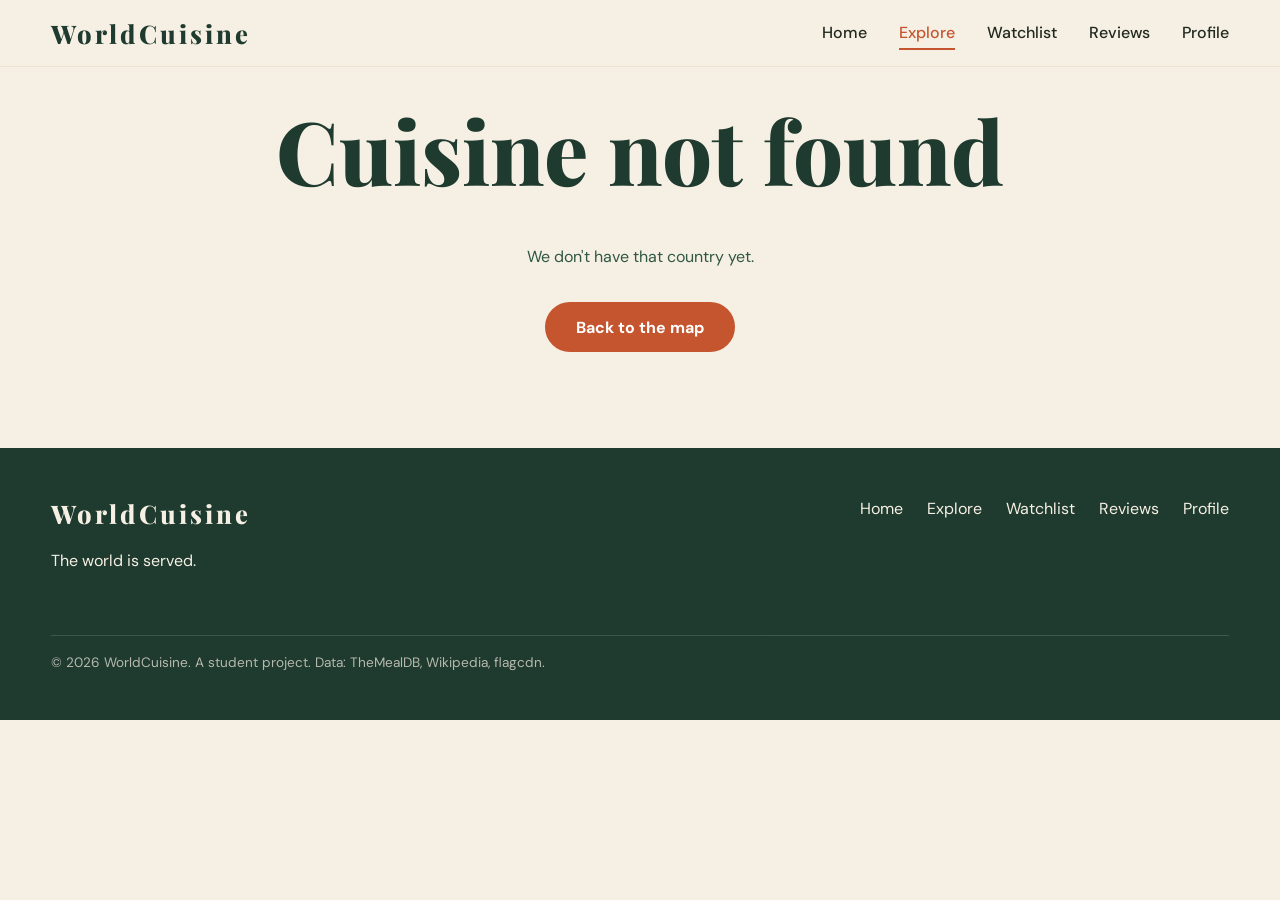
<file: country.html>
<!DOCTYPE html>
<html lang="en">
<head>
  <meta charset="UTF-8">
  <meta name="viewport" content="width=device-width, initial-scale=1">
  <title>Cuisine — WorldCuisine</title>
  <link rel="preconnect" href="https://fonts.googleapis.com">
  <link rel="preconnect" href="https://fonts.gstatic.com" crossorigin>
  <link href="https://fonts.googleapis.com/css2?family=DM+Sans:wght@400;500;700&family=Playfair+Display:ital,wght@0,600;0,800;1,600&display=swap" rel="stylesheet">
  <link rel="stylesheet" href="css/style.css">
  <link rel="stylesheet" href="css/country.css">
</head>
<body data-page="country">
  <a class="skip-link" href="#main">Skip to content</a>
  <header id="site-header" class="site-header"></header>

  <!-- country.js fills #country-content using the URL: country.html?c=italy -->
  <main id="main">
    <div id="country-content"><p class="state container">Loading cuisine…</p></div>
  </main>

  <footer id="site-footer" class="site-footer"></footer>
  <script type="module" src="js/main.js"></script>
  <script type="module" src="js/country.js"></script>
</body>
</html>
</file>
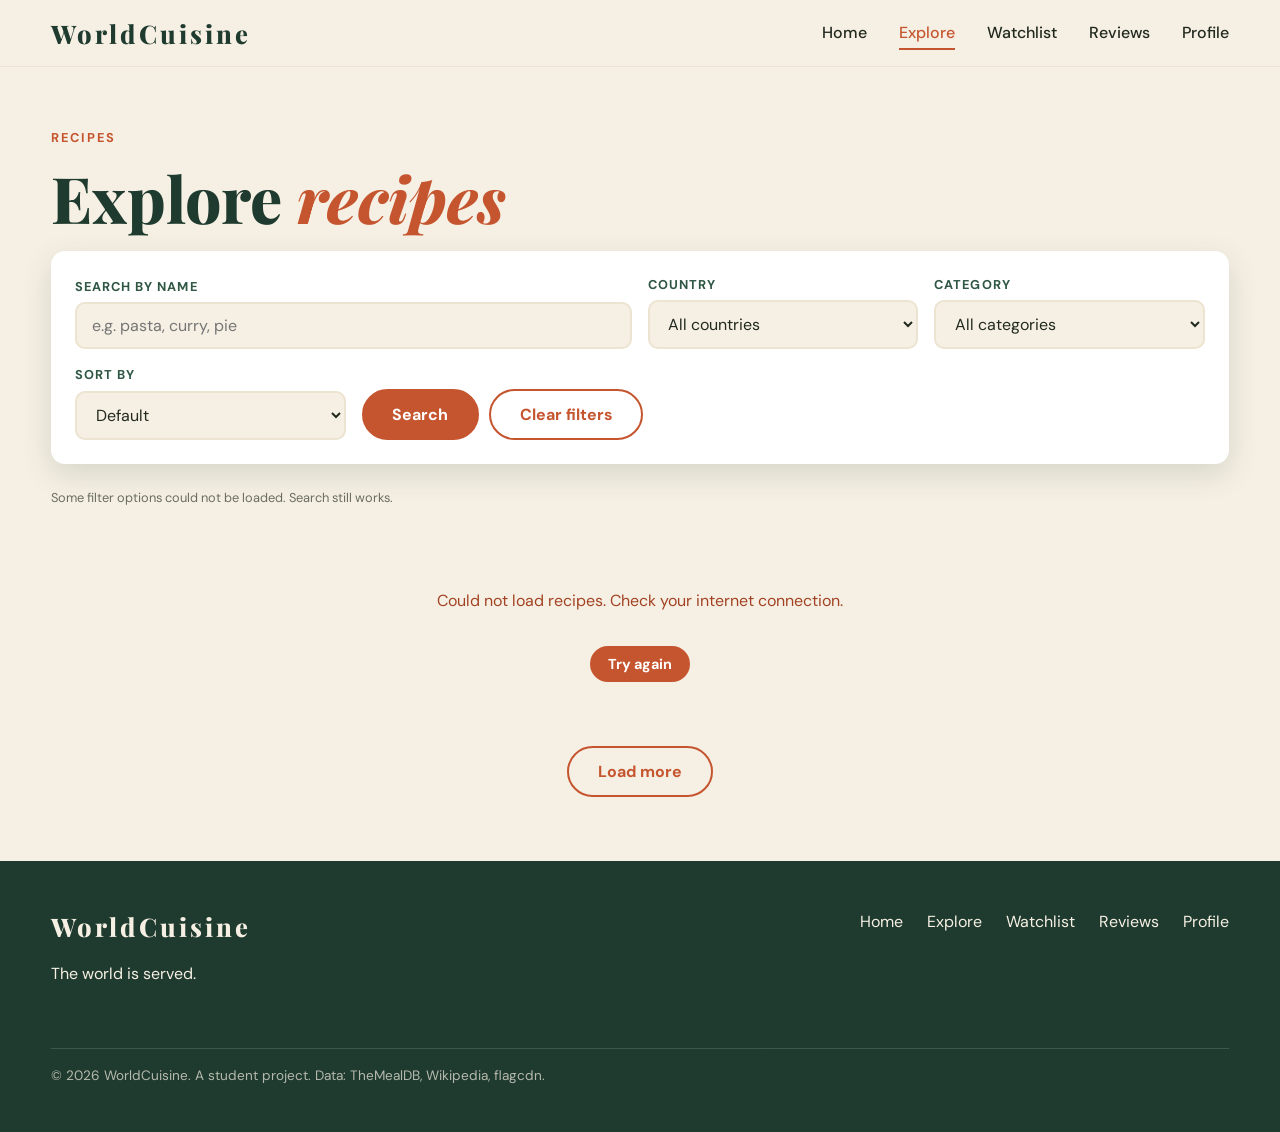
<file: explore.html>
<!DOCTYPE html>
<html lang="en">
<head>
  <meta charset="UTF-8">
  <meta name="viewport" content="width=device-width, initial-scale=1">
  <title>Explore recipes — WorldCuisine</title>
  <link rel="preconnect" href="https://fonts.googleapis.com">
  <link rel="preconnect" href="https://fonts.gstatic.com" crossorigin>
  <link href="https://fonts.googleapis.com/css2?family=DM+Sans:wght@400;500;700&family=Playfair+Display:ital,wght@0,600;0,800;1,600&display=swap" rel="stylesheet">
  <link rel="stylesheet" href="css/style.css">
  <link rel="stylesheet" href="css/explore.css">
</head>
<body data-page="explore">
  <a class="skip-link" href="#main">Skip to content</a>
  <header id="site-header" class="site-header"></header>

  <main id="main">
    <section class="explore-head container">
      <p class="eyebrow">Recipes</p>
      <h1>Explore <em>recipes</em></h1>
    </section>

    <section class="container">
      <form id="filter-form" class="filter-form" role="search">
        <div class="form-field field-wide">
          <label for="search-input">Search by name</label>
          <input id="search-input" name="q" type="search" placeholder="e.g. pasta, curry, pie">
        </div>
        <div class="form-field">
          <label for="area-select">Country</label>
          <select id="area-select" name="area"><option value="">All countries</option></select>
        </div>
        <div class="form-field">
          <label for="category-select">Category</label>
          <select id="category-select" name="category"><option value="">All categories</option></select>
        </div>
        <div class="form-field">
          <label for="sort-select">Sort by</label>
          <select id="sort-select" name="sort">
            <option value="default">Default</option>
            <option value="name-asc">Name A–Z</option>
            <option value="name-desc">Name Z–A</option>
            <option value="rating">Highest rated</option>
          </select>
        </div>
        <div class="form-buttons">
          <button class="btn" type="submit">Search</button>
          <button id="clear-btn" class="btn btn-outline" type="button">Clear filters</button>
        </div>
      </form>

      <p id="filter-note" class="source-note" hidden></p>
      <h2 id="results-title" class="results-title" aria-live="polite"></h2>
      <div id="status" aria-live="polite"></div>
      <div id="recipe-grid" class="card-grid"></div>
      <div class="load-more-box"><button id="load-more" class="btn btn-outline" type="button" hidden>Load more</button></div>
    </section>
  </main>

  <footer id="site-footer" class="site-footer"></footer>
  <script type="module" src="js/main.js"></script>
  <script type="module" src="js/explore.js"></script>
</body>
</html>
</file>
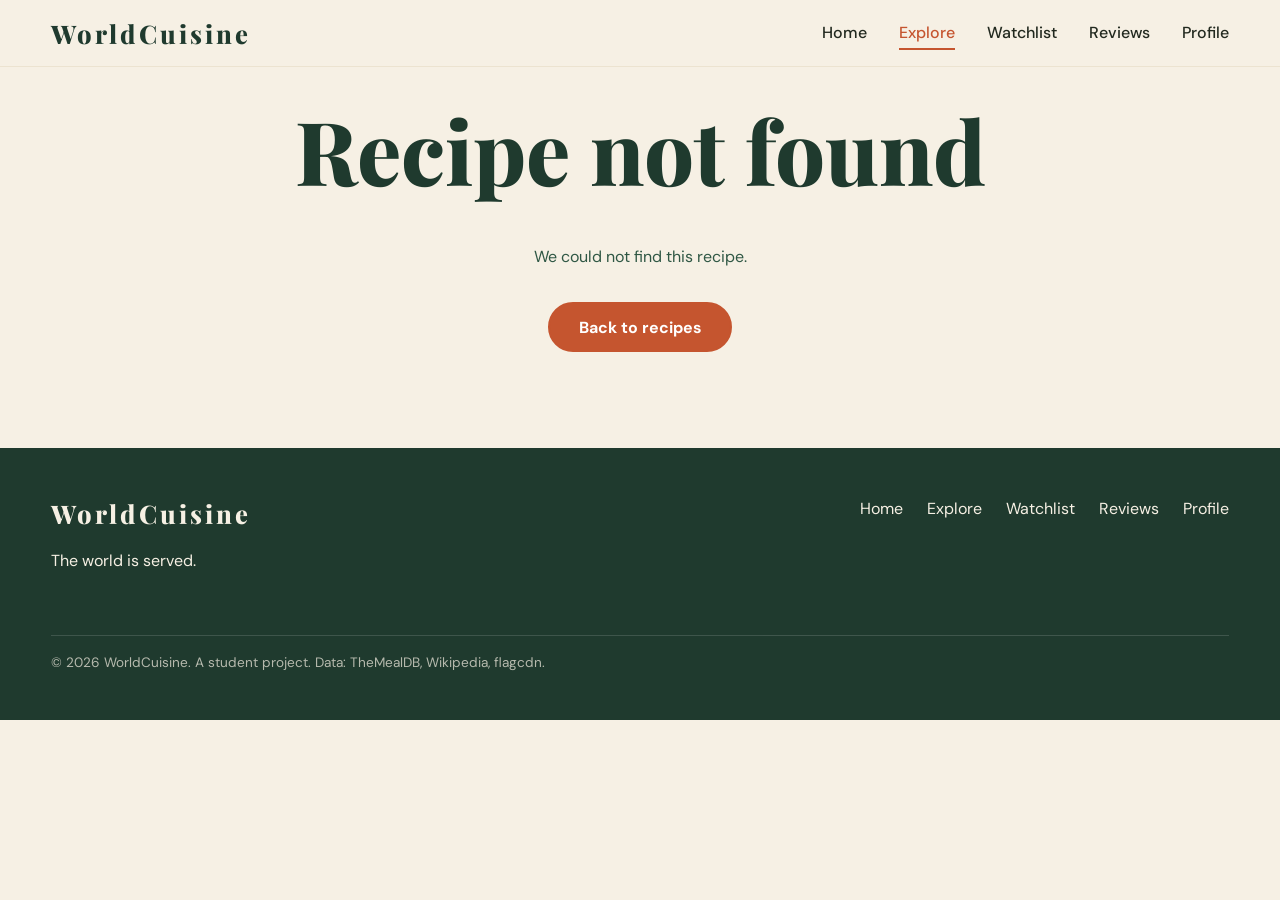
<file: recipe.html>
<!DOCTYPE html>
<html lang="en">
<head>
  <meta charset="UTF-8">
  <meta name="viewport" content="width=device-width, initial-scale=1">
  <title>Recipe — WorldCuisine</title>
  <link rel="preconnect" href="https://fonts.googleapis.com">
  <link rel="preconnect" href="https://fonts.gstatic.com" crossorigin>
  <link href="https://fonts.googleapis.com/css2?family=DM+Sans:wght@400;500;700&family=Playfair+Display:ital,wght@0,600;0,800;1,600&display=swap" rel="stylesheet">
  <link rel="stylesheet" href="css/style.css">
  <link rel="stylesheet" href="css/recipe.css">
  <link rel="stylesheet" href="css/user.css">
</head>
<body data-page="explore">
  <a class="skip-link" href="#main">Skip to content</a>
  <header id="site-header" class="site-header"></header>

  <!-- recipe.js fills this using the URL: recipe.html?id=52772 -->
  <main id="main" class="container">
    <div id="recipe-content" aria-live="polite"></div>
  </main>

  <footer id="site-footer" class="site-footer"></footer>
  <script type="module" src="js/main.js"></script>
  <script type="module" src="js/recipe.js"></script>
</body>
</html>
</file>
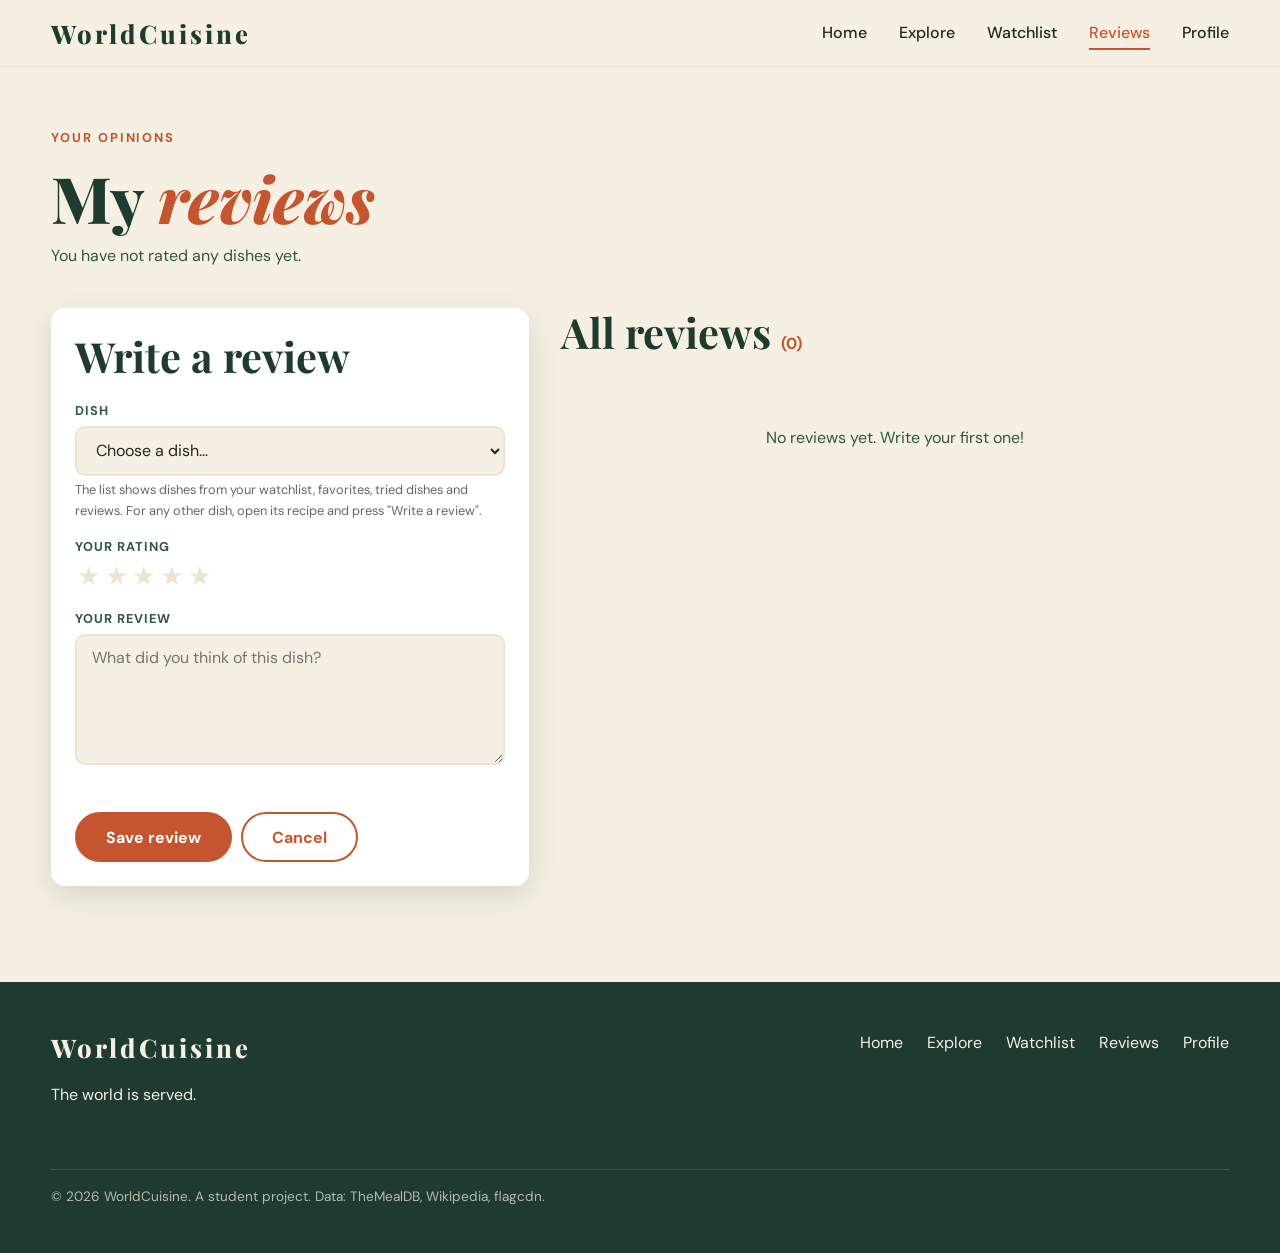
<file: reviews.html>
<!DOCTYPE html>
<html lang="en">
<head>
  <meta charset="UTF-8">
  <meta name="viewport" content="width=device-width, initial-scale=1">
  <title>Reviews — WorldCuisine</title>
  <link rel="preconnect" href="https://fonts.googleapis.com">
  <link rel="preconnect" href="https://fonts.gstatic.com" crossorigin>
  <link href="https://fonts.googleapis.com/css2?family=DM+Sans:wght@400;500;700&family=Playfair+Display:ital,wght@0,600;0,800;1,600&display=swap" rel="stylesheet">
  <link rel="stylesheet" href="css/style.css">
  <link rel="stylesheet" href="css/user.css">
</head>
<body data-page="reviews">
  <a class="skip-link" href="#main">Skip to content</a>
  <header id="site-header" class="site-header"></header>

  <main id="main" class="container">
    <section class="page-head">
      <p class="eyebrow">Your opinions</p>
      <h1>My <em>reviews</em></h1>
      <p id="reviews-summary" class="summary"></p>
    </section>

    <section class="user-section review-layout">
      <form id="review-form" class="panel" novalidate>
        <h2 id="form-title">Write a review</h2>
        <div class="form-field">
          <label for="review-dish">Dish</label>
          <select id="review-dish" required><option value="">Choose a dish…</option></select>
          <p class="hint">The list shows dishes from your watchlist, favorites, tried dishes and reviews. For any other dish, open its recipe and press "Write a review".</p>
        </div>
        <div class="form-field">
          <span id="rating-label" class="label">Your rating</span>
          <div id="review-stars"></div>
        </div>
        <div class="form-field">
          <label for="review-text">Your review</label>
          <textarea id="review-text" rows="5" maxlength="1000" placeholder="What did you think of this dish?"></textarea>
        </div>
        <div id="form-errors" class="form-errors" role="alert"></div>
        <div id="form-message" class="form-message" role="status"></div>
        <div class="form-buttons">
          <button id="save-btn" class="btn" type="submit">Save review</button>
          <button id="cancel-btn" class="btn btn-outline" type="button" hidden>Cancel</button>
        </div>
      </form>

      <div>
        <h2>All reviews <span id="review-count" class="count"></span></h2>
        <div id="review-list" class="review-list"></div>
      </div>
    </section>
  </main>

  <footer id="site-footer" class="site-footer"></footer>
  <script type="module" src="js/main.js"></script>
  <script type="module" src="js/reviews.js"></script>
</body>
</html>
</file>
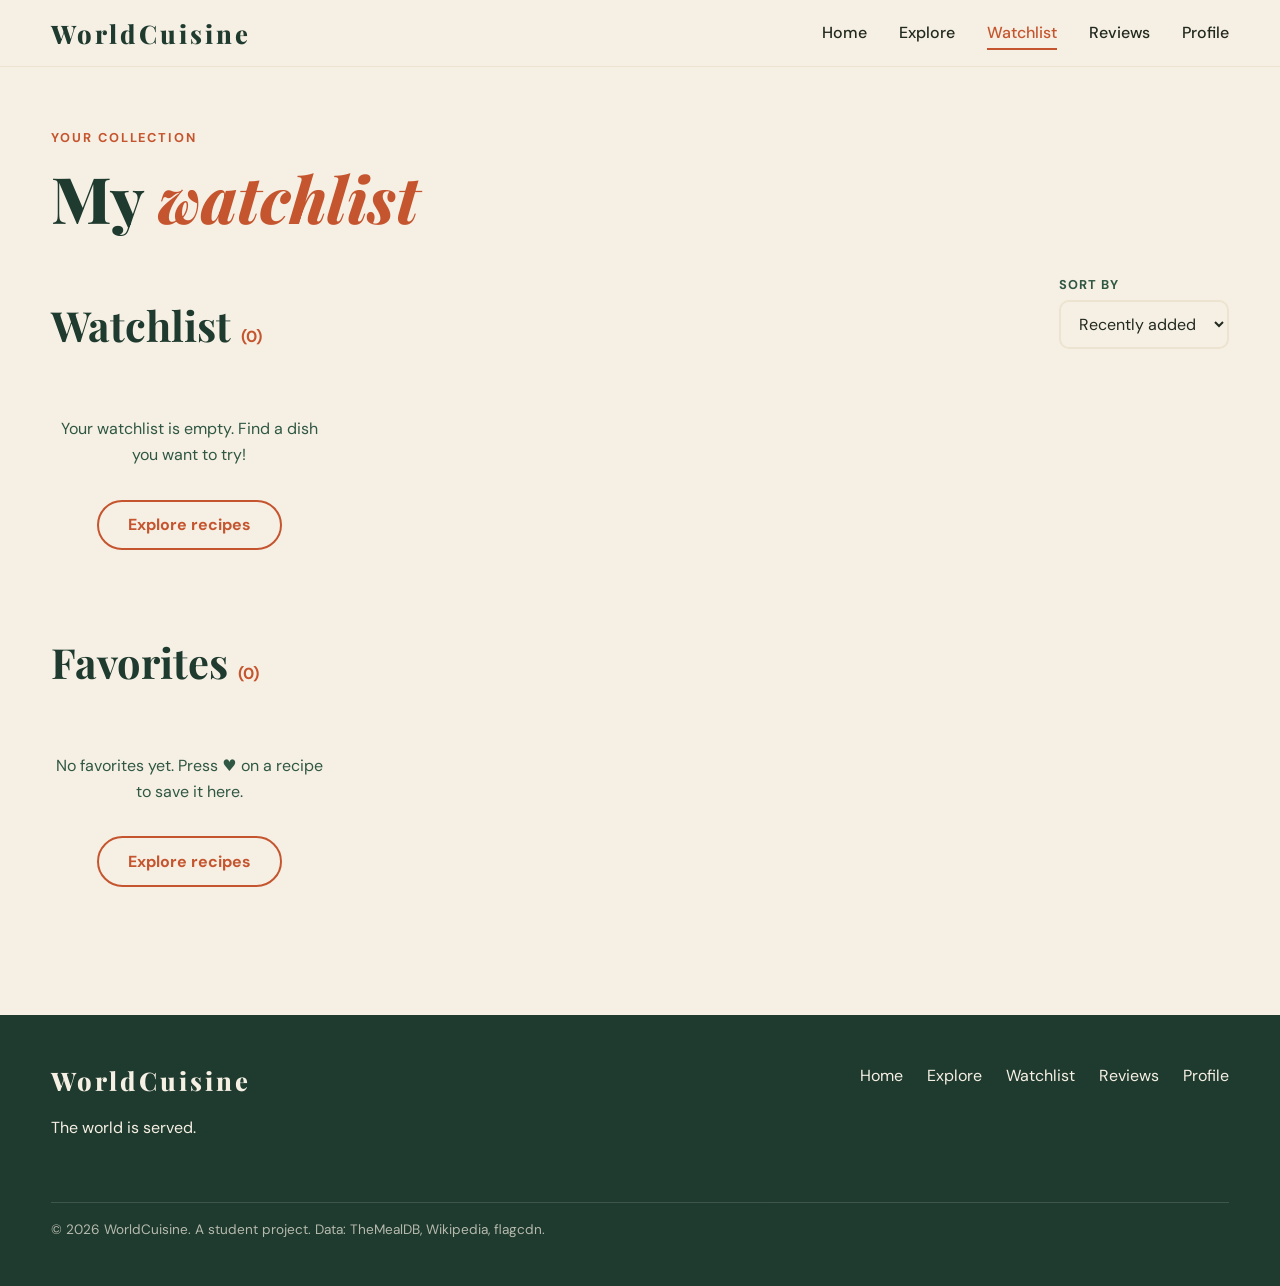
<file: watchlist.html>
<!DOCTYPE html>
<html lang="en">
<head>
  <meta charset="UTF-8">
  <meta name="viewport" content="width=device-width, initial-scale=1">
  <title>My Watchlist — WorldCuisine</title>
  <link rel="preconnect" href="https://fonts.googleapis.com">
  <link rel="preconnect" href="https://fonts.gstatic.com" crossorigin>
  <link href="https://fonts.googleapis.com/css2?family=DM+Sans:wght@400;500;700&family=Playfair+Display:ital,wght@0,600;0,800;1,600&display=swap" rel="stylesheet">
  <link rel="stylesheet" href="css/style.css">
  <link rel="stylesheet" href="css/user.css">
</head>
<body data-page="watchlist">
  <a class="skip-link" href="#main">Skip to content</a>
  <header id="site-header" class="site-header"></header>

  <main id="main" class="container">
    <section class="page-head">
      <p class="eyebrow">Your collection</p>
      <h1>My <em>watchlist</em></h1>
    </section>

    <section class="user-section" aria-labelledby="wl-title">
      <div class="section-bar">
        <h2 id="wl-title">Watchlist <span id="wl-count" class="count"></span></h2>
        <div class="form-field inline">
          <label for="wl-sort">Sort by</label>
          <select id="wl-sort">
            <option value="newest">Recently added</option>
            <option value="oldest">Oldest first</option>
            <option value="name-asc">Name A–Z</option>
            <option value="name-desc">Name Z–A</option>
            <option value="not-tried">Not tried first</option>
            <option value="rating">Highest rated</option>
          </select>
        </div>
      </div>
      <div id="watchlist-grid" class="card-grid"></div>
    </section>

    <section class="user-section" aria-labelledby="fav-title">
      <div class="section-bar"><h2 id="fav-title">Favorites <span id="fav-count" class="count"></span></h2></div>
      <div id="favorites-grid" class="card-grid"></div>
    </section>
  </main>

  <footer id="site-footer" class="site-footer"></footer>
  <script type="module" src="js/main.js"></script>
  <script type="module" src="js/watchlist.js"></script>
</body>
</html>
</file>
<file: css/style.css>
/* ===== WorldCuisine design system (shared by all pages) ===== */
:root {
  --cream: #f6f0e4;
  --cream-dark: #ece3d0;
  --green: #1f3a2e;
  --green-light: #2f5744;
  --terracotta: #c5552f;
  --terracotta-dark: #a24223;
  --text: #22291f;
  --radius: 14px;
  --shadow: 0 10px 30px rgba(31, 58, 46, 0.15);
  --font-head: "Playfair Display", Georgia, serif;
  --font-body: "DM Sans", system-ui, sans-serif;
}

*, *::before, *::after { box-sizing: border-box; }
html { scroll-behavior: smooth; }
body {
  margin: 0;
  font-family: var(--font-body);
  background: var(--cream);
  color: var(--text);
  line-height: 1.6;
}
img { max-width: 100%; display: block; }
a { color: inherit; }
h1, h2, h3, h4 { overflow-wrap: break-word; }
h1, h2, h3 { font-family: var(--font-head); color: var(--green); line-height: 1.15; margin: 0 0 .5em; }
h1 { font-size: clamp(2.8rem, 7vw, 5.5rem); font-weight: 800; }
h2 { font-size: clamp(1.8rem, 4vw, 2.6rem); }
h3 { font-size: 1.3rem; }
em { color: var(--terracotta); }

.container { width: min(1180px, 92%); margin-inline: auto; }
.section { padding: 4rem 0; }
.section-title { margin-bottom: .3em; }
.section-lead { color: var(--green-light); margin: 0 0 2rem; }
.eyebrow { text-transform: uppercase; letter-spacing: .15em; font-size: .8rem; font-weight: 700; color: var(--terracotta); }

.skip-link { position: absolute; left: -999px; top: 0; background: var(--green); color: #fff; padding: .6rem 1rem; z-index: 200; }
.skip-link:focus { left: 0; }
:focus-visible { outline: 3px solid var(--terracotta); outline-offset: 3px; }

/* Buttons */
.btn {
  display: inline-block; border: 2px solid var(--terracotta); background: var(--terracotta); color: #fff;
  padding: .8rem 1.8rem; border-radius: 999px; font: 700 1rem var(--font-body);
  text-decoration: none; cursor: pointer; transition: transform .2s, background .2s;
}
.btn:hover { background: var(--terracotta-dark); border-color: var(--terracotta-dark); transform: translateY(-2px); }
.btn-outline { background: transparent; color: var(--terracotta); }
.btn-outline:hover { color: #fff; }

/* Photos: gradient shows if the image fails to load */
.photo { background: linear-gradient(135deg, var(--green-light), var(--terracotta)); overflow: hidden; }
.photo img { width: 100%; height: 100%; object-fit: cover; transition: transform .5s; }
.photo:hover img { transform: scale(1.05); }
.img-failed { visibility: hidden; }

/* Header / navigation */
.site-header { position: sticky; top: 0; z-index: 100; background: var(--cream); border-bottom: 1px solid var(--cream-dark); }
.nav { display: flex; align-items: center; justify-content: space-between; padding: 1rem 0; }
.logo { font: 800 1.6rem var(--font-head); letter-spacing: .12em; color: var(--green); text-decoration: none; }
.nav-menu { display: flex; gap: 2rem; list-style: none; margin: 0; padding: 0; }
.nav-menu a { text-decoration: none; font-weight: 500; padding: .3rem 0; border-bottom: 2px solid transparent; transition: color .2s, border-color .2s; }
.nav-menu a:hover { color: var(--terracotta); }
.nav-menu a[aria-current="page"] { color: var(--terracotta); border-bottom-color: var(--terracotta); }
.nav-toggle { display: none; background: none; border: 0; cursor: pointer; padding: .5rem; }
.nav-toggle span { display: block; width: 26px; height: 2px; background: var(--green); margin: 5px 0; }

@media (max-width: 720px) {
  .nav { flex-wrap: wrap; }
  .nav-toggle { display: block; }
  .nav-menu { display: none; flex-direction: column; gap: .8rem; width: 100%; padding: 1rem 0 .5rem; }
  .nav-menu.open { display: flex; }
}

/* Cards */
.card-grid { display: grid; grid-template-columns: repeat(auto-fill, minmax(260px, 1fr)); gap: 1.5rem; }
.card { background: #fff; border-radius: var(--radius); overflow: hidden; box-shadow: var(--shadow); text-decoration: none; transition: transform .25s; display: block; }
.card:hover { transform: translateY(-6px); }
.card .photo { height: 190px; }
.card-body { padding: 1.1rem 1.3rem 1.4rem; }
.card-body p { margin: 0; color: #555; font-size: .95rem; }
.card-tag { font-size: .75rem; text-transform: uppercase; letter-spacing: .1em; color: var(--terracotta); font-weight: 700; }

/* States */
.state { padding: 2rem 0; text-align: center; color: var(--green-light); }
.state.error { color: var(--terracotta-dark); }

/* Footer */
.site-footer { background: var(--green); color: var(--cream); padding: 3rem 0 2rem; margin-top: 4rem; }
.footer-inner { display: flex; flex-wrap: wrap; justify-content: space-between; gap: 2rem; }
.site-footer .logo { color: var(--cream); }
.site-footer ul { list-style: none; margin: 0; padding: 0; display: flex; gap: 1.5rem; flex-wrap: wrap; }
.site-footer a { text-decoration: none; }
.site-footer a:hover { color: #f0a58a; }
.copyright { width: 100%; opacity: .7; font-size: .85rem; border-top: 1px solid rgba(255,255,255,.2); padding-top: 1rem; }

@media (prefers-reduced-motion: reduce) { * { transition: none !important; scroll-behavior: auto !important; } }

.source-note { font-size: .8rem; opacity: .65; margin: 0 0 1rem; }

/* Shared small controls (used by explore + recipe pages) */
.btn-small { padding: .45rem 1rem; font-size: .9rem; }
.btn[aria-pressed="true"] { background: var(--green); border-color: var(--green); color: var(--cream); }
.icon-btn {
  width: 40px; height: 40px; border-radius: 50%; border: 2px solid var(--terracotta); background: transparent;
  color: var(--terracotta); font-size: 1.1rem; cursor: pointer; transition: background .2s, color .2s, transform .2s;
}
.icon-btn:hover { transform: scale(1.1); }
.icon-btn[aria-pressed="true"] { background: var(--terracotta); color: #fff; }
.spinner {
  width: 40px; height: 40px; margin: 1rem auto; border: 4px solid var(--cream-dark);
  border-top-color: var(--terracotta); border-radius: 50%; animation: spin .8s linear infinite;
}
@keyframes spin { to { transform: rotate(360deg); } }
.state .btn { margin-top: 1rem; }

/* ===== Shared components (used by several pages) ===== */
.flag { width: 48px; height: auto; border-radius: 4px; box-shadow: 0 2px 6px rgba(0,0,0,.25); }
.tag { display: inline-block; background: var(--cream-dark); padding: .3rem .8rem; border-radius: 999px; font-size: .9rem; }
.card-meta { display: flex; flex-wrap: wrap; align-items: center; gap: .5rem; min-height: 1.4rem; }
.card-meta .card-tag + .card-tag { color: var(--green-light); }
.card-actions { margin-top: auto; padding-top: .6rem; display: flex; align-items: center; gap: .5rem; flex-wrap: wrap; }
.rating { margin: 0; font-weight: 700; color: var(--terracotta); }
.back-link { display: inline-block; margin: 1.5rem 0 0; color: var(--terracotta); font-weight: 700; }

/* Forms (explore filters, review form, profile form) */
.form-field { display: flex; flex-direction: column; gap: .3rem; margin-bottom: 1rem; min-width: 0; }
.form-field.inline { margin: 0; }
.form-field label, .label { font-size: .8rem; font-weight: 700; text-transform: uppercase; letter-spacing: .08em; color: var(--green-light); }
.form-field input, .form-field select, .form-field textarea {
  font: 1rem var(--font-body); padding: .7rem .9rem; border: 2px solid var(--cream-dark); border-radius: 10px;
  background: var(--cream); color: var(--text); width: 100%; min-width: 0;
}
.form-field textarea { resize: vertical; }
.form-field input:focus, .form-field select:focus, .form-field textarea:focus { outline: none; border-color: var(--terracotta); }
[aria-invalid="true"] { border-color: var(--terracotta-dark) !important; }
.hint { font-size: .8rem; color: #666; margin: 0; }
.form-buttons { display: flex; gap: .6rem; flex-wrap: wrap; margin-top: .5rem; }
</file>
<file: css/country.css>
/* ===== Country page ===== */
.country-hero { position: relative; min-height: 55vh; display: flex; align-items: flex-end; color: #fff; }
.country-hero .photo { position: absolute; inset: 0; }
.country-hero::after { content: ""; position: absolute; inset: 0; background: linear-gradient(to top, rgba(20,35,28,.9), rgba(20,35,28,.1)); }
.country-hero .container { position: relative; z-index: 1; padding-bottom: 2.5rem; }
.country-hero h1 { color: #fff; margin: .3rem 0 0; display: flex; align-items: center; gap: 1rem; flex-wrap: wrap; }
.country-hero .flag { width: 64px; }
.country-hero .eyebrow { color: #f0a58a; margin: 0; }

.country-intro { max-width: 65ch; font-size: 1.2rem; padding: 3rem 0 1rem; }
.country-section { padding: 2rem 0; }
.tag-list { display: flex; flex-wrap: wrap; gap: .6rem; list-style: none; padding: 0; margin: 1rem 0 0; }
.tag-list .tag { background: var(--green); color: var(--cream); font-size: 1rem; padding: .5rem 1.1rem; }
.country-cta { text-align: center; padding: 3rem 0 1rem; }
.country-cta .back-link { margin-top: 1.5rem; }
</file>
<file: css/explore.css>
/* ===== Explore page ===== */
.explore-head { padding: 3rem 0 1rem; }
.explore-head h1 { font-size: clamp(2.4rem, 6vw, 4rem); margin: 0; }

.filter-form {
  display: grid; grid-template-columns: repeat(4, 1fr); gap: 1rem; align-items: end;
  background: #fff; padding: 1.5rem; border-radius: var(--radius); box-shadow: var(--shadow); margin-bottom: 1.5rem;
}
.filter-form .form-field { margin: 0; }
.field-wide { grid-column: span 2; }
.filter-form .form-buttons { margin: 0; grid-column: span 2; }

.results-title { margin: 2rem 0 1rem; font-size: 1.6rem; }

/* Recipe cards */
.recipe-card { display: flex; flex-direction: column; }
.recipe-card .photo { display: block; height: 210px; }
.recipe-card .card-body { display: flex; flex-direction: column; gap: .5rem; flex: 1; }
.recipe-card h3 { margin: 0; font-size: 1.2rem; }
.recipe-card h3 a { text-decoration: none; }
.recipe-card h3 a:hover { color: var(--terracotta); }

.load-more-box { text-align: center; margin-top: 2rem; }

@media (max-width: 900px) {
  .filter-form { grid-template-columns: 1fr 1fr; }
  .field-wide, .filter-form .form-buttons { margin: 0; grid-column: span 2; }
}
@media (max-width: 520px) {
  .filter-form { grid-template-columns: 1fr; }
  .field-wide, .filter-form .form-buttons { grid-column: auto; }
}
</file>
<file: css/recipe.css>
/* ===== Recipe page ===== */
.recipe-top { display: grid; grid-template-columns: 1fr 1fr; gap: 3rem; align-items: start; padding: 3rem 0 2rem; }
.recipe-photo { aspect-ratio: 1 / 1; border-radius: var(--radius); box-shadow: var(--shadow); }
.recipe-info h1 { font-size: clamp(2.2rem, 5vw, 3.6rem); }
.recipe-tags { display: flex; flex-wrap: wrap; gap: .6rem; margin: 0 0 1.2rem; padding: 0; list-style: none; }
.recipe-tags .tag { background: var(--green); color: var(--cream); }
.recipe-actions { display: flex; flex-wrap: wrap; gap: .7rem; align-items: center; margin: 1.5rem 0; }
.recipe-links { display: flex; flex-wrap: wrap; gap: 1.2rem; }
.recipe-links a { color: var(--terracotta); font-weight: 700; }

.recipe-body { display: grid; grid-template-columns: 1fr 1.6fr; gap: 3rem; padding: 1rem 0 2rem; }
.ingredient-list { list-style: none; padding: 0; margin: 0; background: #fff; border-radius: var(--radius); box-shadow: var(--shadow); }
.ingredient-list li { display: flex; justify-content: space-between; gap: 1rem; padding: .8rem 1.2rem; border-bottom: 1px solid var(--cream-dark); }
.ingredient-list li:last-child { border-bottom: 0; }
.ingredient-list .measure { color: var(--green-light); text-align: right; }
.instructions p { margin: 0 0 1rem; max-width: 65ch; }

@media (max-width: 800px) {
  .recipe-top, .recipe-body { grid-template-columns: 1fr; gap: 1.5rem; }
}
</file>
<file: css/user.css>
/* ===== User pages: watchlist, reviews, profile (+ stars on recipe page) ===== */
.page-head { padding: 3rem 0 1rem; }
.page-head h1 { font-size: clamp(2.4rem, 6vw, 4rem); margin: 0; }
.summary { color: var(--green-light); margin: .5rem 0 0; }
.user-section { padding: 1.5rem 0 2rem; }
.section-bar { display: flex; justify-content: space-between; align-items: end; gap: 1rem; flex-wrap: wrap; margin-bottom: 1.2rem; }
.section-bar h2 { margin: 0; }
.count { font-family: var(--font-body); font-size: 1rem; color: var(--terracotta); }
.panel { background: #fff; border-radius: var(--radius); box-shadow: var(--shadow); padding: 1.5rem; }

.form-errors { color: var(--terracotta-dark); font-weight: 500; }
.form-errors p { margin: 0 0 .3rem; }
.form-message { color: var(--green-light); font-weight: 700; min-height: 1.4rem; }

/* Stars */
.stars { display: inline-flex; gap: .1rem; }
.star { background: none; border: 0; cursor: pointer; font-size: 1.6rem; line-height: 1; padding: .1rem; color: var(--cream-dark); transition: transform .15s, color .15s; }
.star.on { color: var(--terracotta); }
.star:hover { transform: scale(1.2); }
.card-stars { min-height: 2rem; }

/* Watchlist / favorites cards */
.user-card { display: flex; flex-direction: column; }
.user-card .photo { display: block; height: 200px; }
.user-card .card-body { display: flex; flex-direction: column; gap: .5rem; flex: 1; }
.user-card h3 { margin: 0; font-size: 1.2rem; }
.user-card h3 a { text-decoration: none; }
.user-card h3 a:hover { color: var(--terracotta); }

/* Reviews */
.review-layout { display: grid; grid-template-columns: 1fr 1.4fr; gap: 2rem; align-items: start; }
.review-layout > * { min-width: 0; }
.review-list { display: flex; flex-direction: column; gap: 1rem; }
.review { display: grid; grid-template-columns: 90px 1fr; gap: 1rem; background: #fff; border-radius: var(--radius); box-shadow: var(--shadow); padding: 1rem; }
.review .photo { width: 90px; height: 90px; border-radius: 10px; }
.review h3 { margin: 0; font-size: 1.15rem; }
.review h3 a { text-decoration: none; }
.review-stars { color: var(--terracotta); letter-spacing: .1em; }
.review-text { margin: .4rem 0; white-space: pre-line; overflow-wrap: anywhere; }
.review-date { font-size: .85rem; color: #666; margin: 0 0 .6rem; }

/* Profile */
.profile-card { display: flex; gap: 1.5rem; align-items: flex-start; flex-wrap: wrap; }
.avatar { width: 96px; height: 96px; border-radius: 50%; background: var(--green); display: flex; align-items: center; justify-content: center; font-size: 3rem; flex-shrink: 0; }
.profile-info { flex: 1; min-width: 240px; }
.profile-info h2 { margin: 0 0 .3rem; }
.profile-info p { margin: 0 0 1rem; color: #555; overflow-wrap: anywhere; }
.profile-form { width: 100%; }
.avatar-picker { display: flex; gap: .5rem; flex-wrap: wrap; border: 0; padding: 0; margin: 0 0 1rem; }
.avatar-option input { position: absolute; opacity: 0; }
.avatar-option span { width: 52px; height: 52px; border-radius: 50%; background: var(--cream-dark); display: flex; align-items: center; justify-content: center; font-size: 1.6rem; cursor: pointer; border: 3px solid transparent; }
.avatar-option input:checked + span { border-color: var(--terracotta); background: #fff; }
.avatar-option input:focus-visible + span { outline: 3px solid var(--terracotta); outline-offset: 2px; }

.stats-grid { display: grid; grid-template-columns: repeat(auto-fill, minmax(150px, 1fr)); gap: 1rem; }
.stat { background: #fff; border-radius: var(--radius); box-shadow: var(--shadow); padding: 1.2rem; text-align: center; }
.stat strong { display: block; font: 800 2.2rem var(--font-head); color: var(--terracotta); }
.stat span { font-size: .85rem; color: var(--green-light); text-transform: uppercase; letter-spacing: .08em; }

/* Culinary passport */
.progress { height: 14px; background: var(--cream-dark); border-radius: 999px; overflow: hidden; margin: .6rem 0 1.5rem; }
.progress-bar { height: 100%; background: var(--terracotta); border-radius: 999px; transition: width .6s; }
.passport-grid { display: grid; grid-template-columns: repeat(auto-fill, minmax(130px, 1fr)); gap: 1rem; }
.stamp { background: #fff; border: 2px dashed var(--cream-dark); border-radius: var(--radius); padding: 1rem .6rem; text-align: center; font-size: .9rem; }
.stamp img { margin: 0 auto .5rem; width: 48px; border-radius: 4px; filter: grayscale(1); opacity: .45; }
.stamp small { display: block; color: #777; }
.stamp.explored { border: 2px solid var(--terracotta); box-shadow: var(--shadow); }
.stamp.explored img { filter: none; opacity: 1; }
.stamp.explored strong { color: var(--green); }

/* Activity feed */
.feed { list-style: none; margin: 0; padding: 0; background: #fff; border-radius: var(--radius); box-shadow: var(--shadow); }
.feed li { display: flex; justify-content: space-between; gap: 1rem; padding: .9rem 1.2rem; border-bottom: 1px solid var(--cream-dark); }
.feed li:last-child { border-bottom: 0; }
.feed a { font-weight: 700; color: var(--terracotta); text-decoration: none; }
.feed time { color: #777; font-size: .85rem; white-space: nowrap; }

@media (max-width: 800px) {
  .review-layout { grid-template-columns: 1fr; }
}
@media (max-width: 480px) {
  .review { grid-template-columns: 1fr; }
  .feed li { flex-direction: column; gap: .2rem; }
}
</file>
